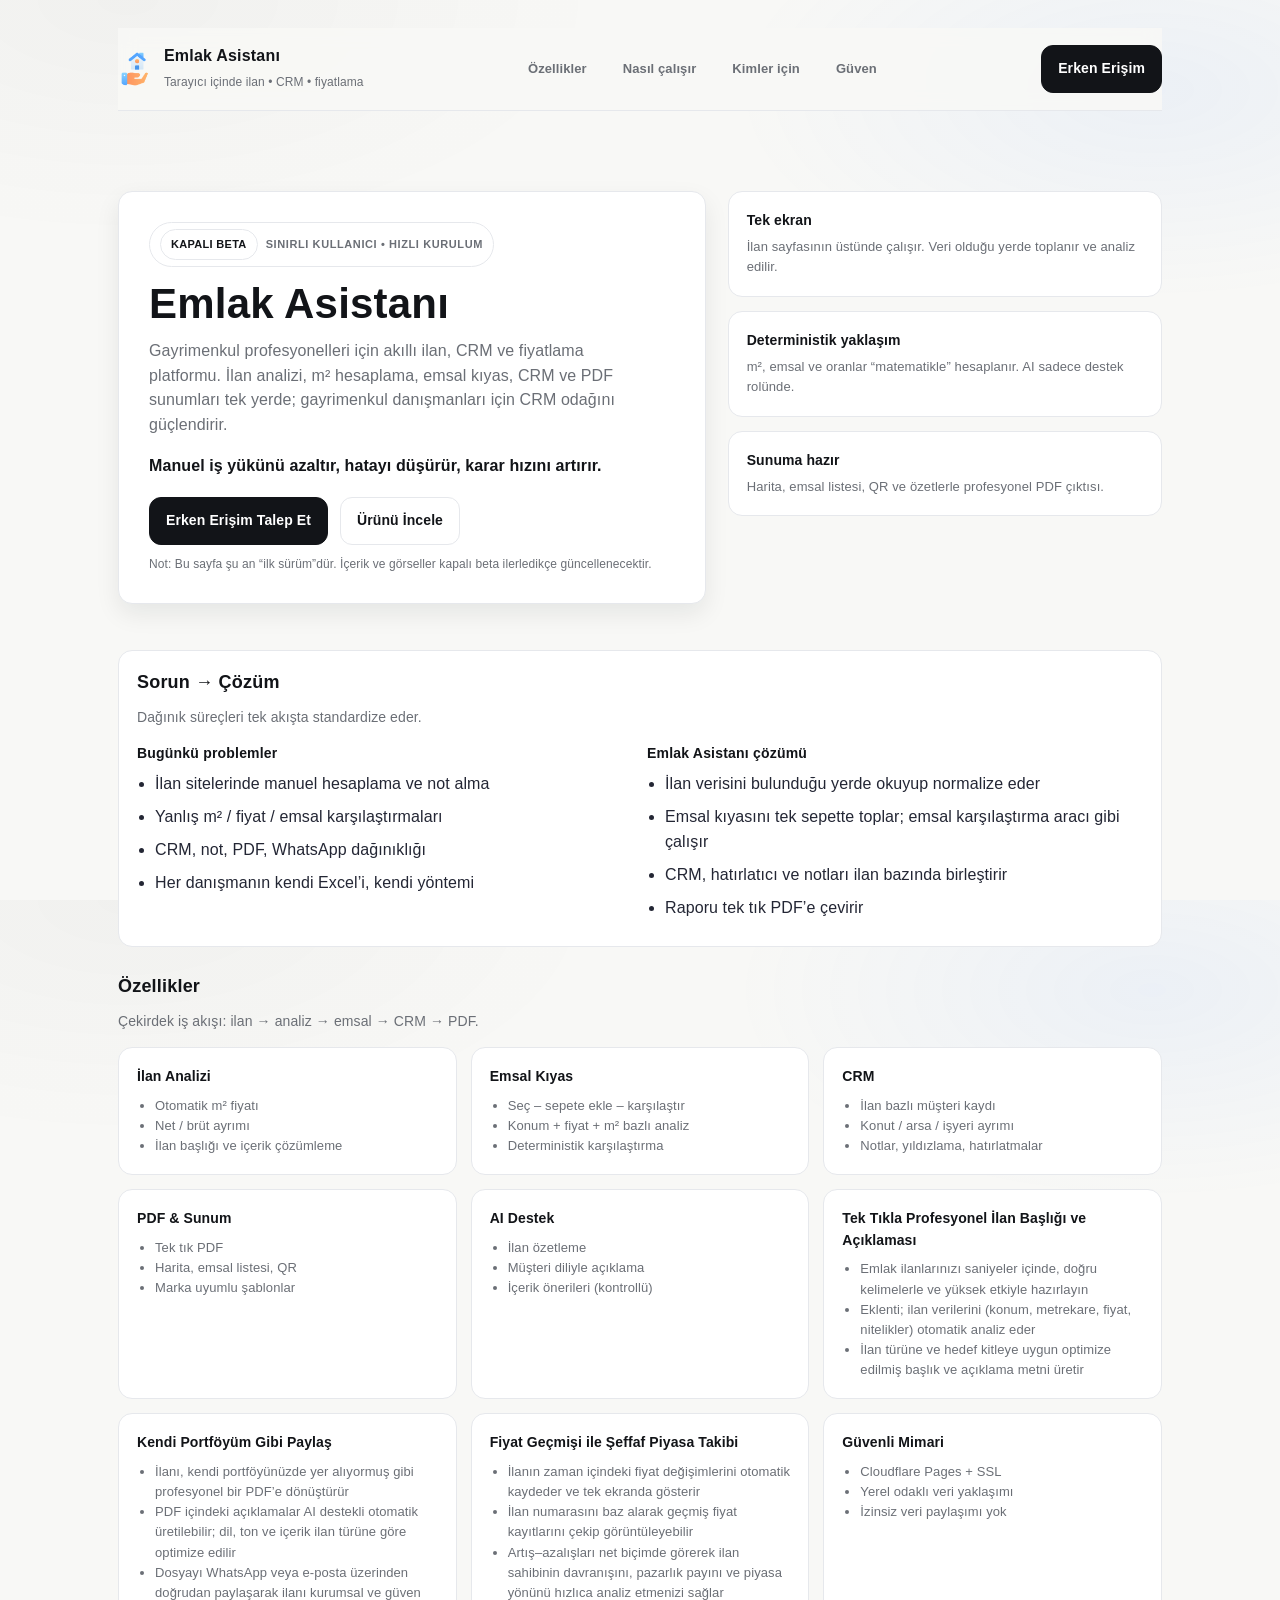
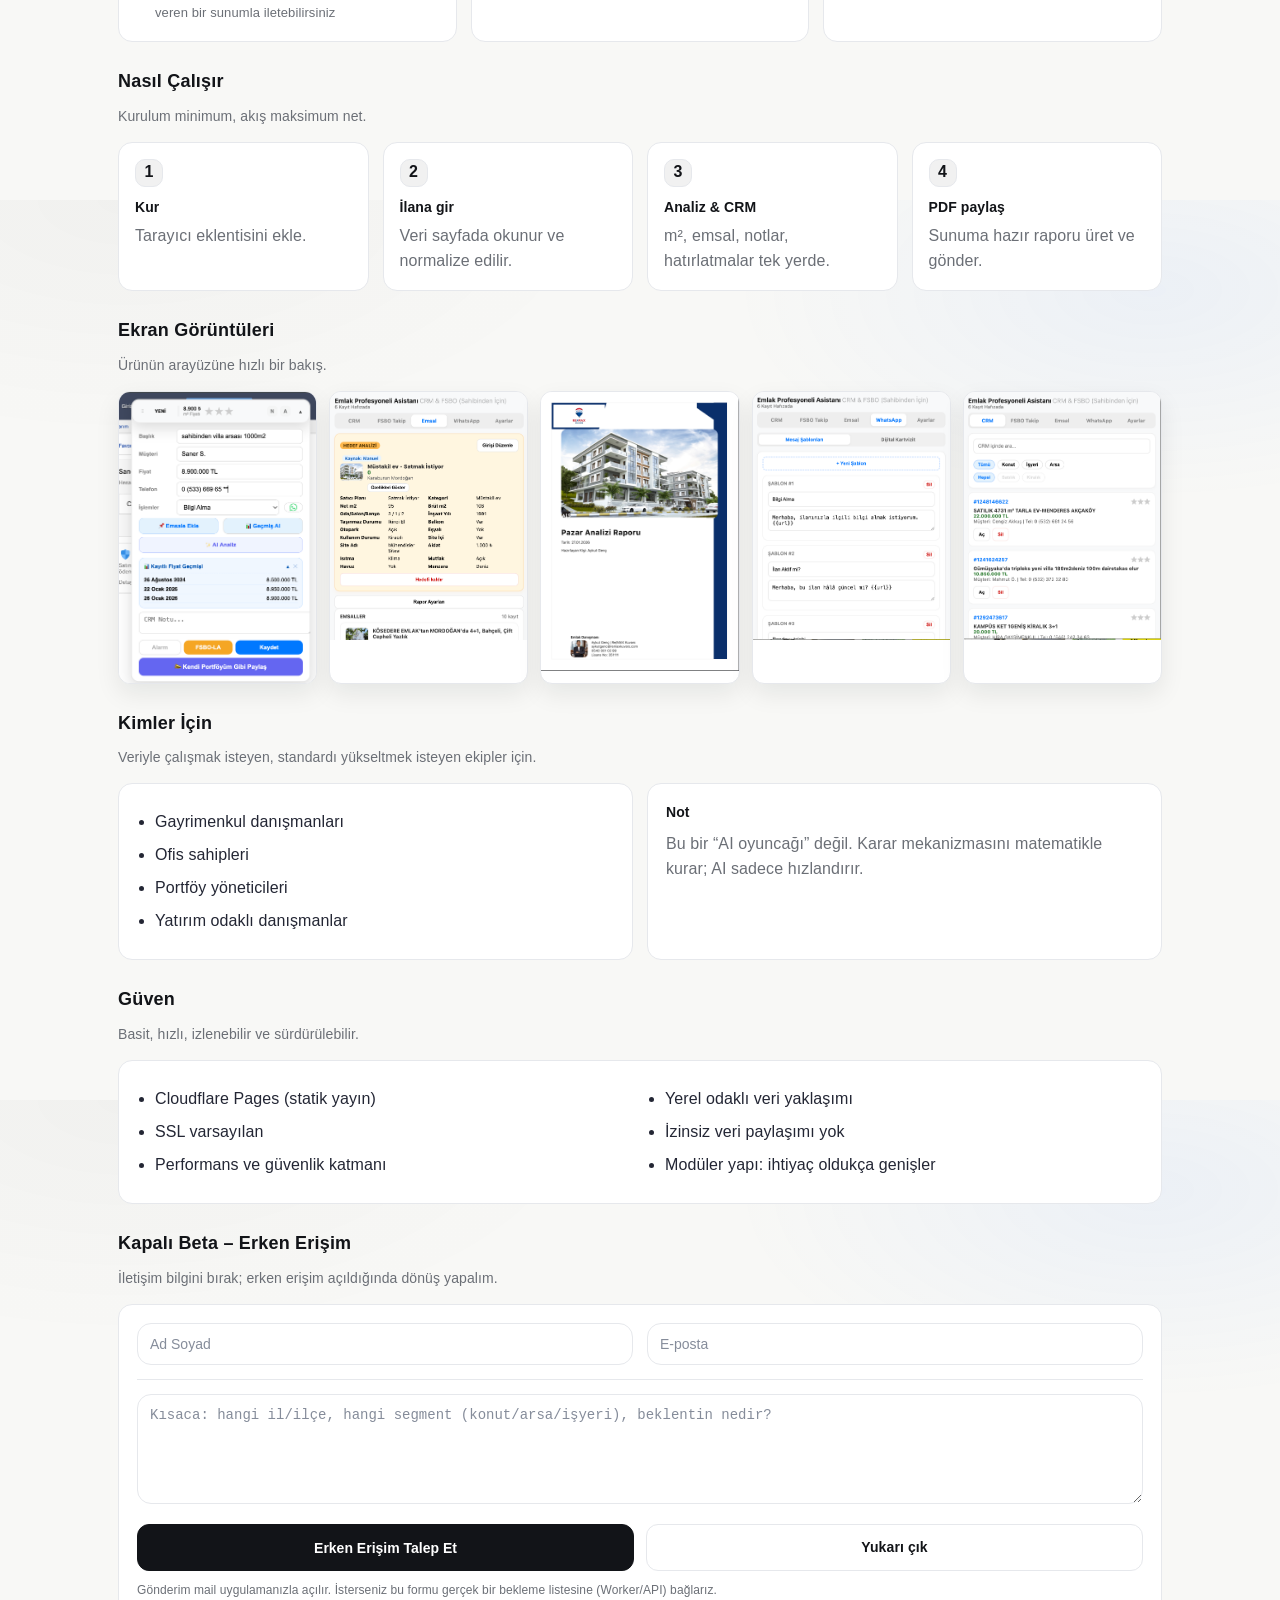
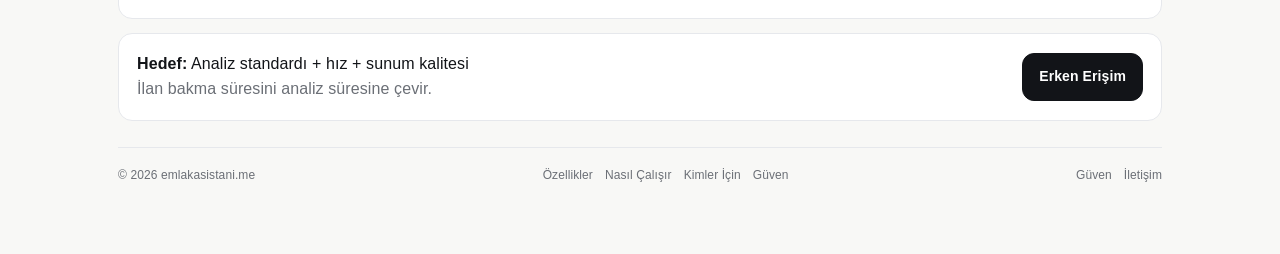
<file: index.html>
<!doctype html>
<html lang="tr">
<head>
  <meta charset="utf-8" />
  <meta name="viewport" content="width=device-width, initial-scale=1" />
  <title>Emlak Asistanı | Gayrimenkul Profesyonelleri için İlan, CRM ve Fiyatlama</title>
  <meta name="description" content="Emlak Asistanı: ilan analizi, m² hesaplama, emsal kıyas, CRM ve PDF sunumları tek yerde. Tarayıcı içinde, hızlı ve veri odaklı." />
  <link rel="canonical" href="https://emlakasistani.me/" />
  <meta name="robots" content="index,follow,max-image-preview:large" />
  <meta name="referrer" content="strict-origin-when-cross-origin" />
  <meta name="format-detection" content="telephone=no" />
  <link rel="alternate" href="https://emlakasistani.me/" hreflang="tr-TR" />
  <link rel="alternate" href="https://emlakasistani.me/" hreflang="x-default" />
  <meta property="og:locale" content="tr_TR" />
  <meta property="og:type" content="website" />
  <meta property="og:site_name" content="Emlak Asistanı" />
  <meta property="og:title" content="Emlak Asistanı | Gayrimenkul Profesyonelleri için İlan, CRM ve Fiyatlama" />
  <meta property="og:description" content="Emlak Asistanı: ilan analizi, m² hesaplama, emsal kıyas, CRM ve PDF sunumları tek yerde. Tarayıcı içinde, hızlı ve veri odaklı." />
  <meta property="og:url" content="https://emlakasistani.me/" />
  <meta property="og:image" content="https://emlakasistani.me/og.svg" />
  <meta property="og:image:type" content="image/svg+xml" />
  <meta property="og:image:width" content="1200" />
  <meta property="og:image:height" content="630" />
  <meta name="twitter:card" content="summary_large_image" />
  <meta name="twitter:title" content="Emlak Asistanı | Gayrimenkul Profesyonelleri için İlan, CRM ve Fiyatlama" />
  <meta name="twitter:description" content="Emlak Asistanı: ilan analizi, m² hesaplama, emsal kıyas, CRM ve PDF sunumları tek yerde. Tarayıcı içinde, hızlı ve veri odaklı." />
  <meta name="twitter:image" content="https://emlakasistani.me/og.svg" />
  <link rel="icon" href="/favicon.svg" type="image/svg+xml" />
  <link rel="icon" href="/favicon.ico" sizes="any" />
  <link rel="apple-touch-icon" href="/apple-touch-icon.svg" />
  <link rel="manifest" href="/site.webmanifest" />
  <meta name="theme-color" content="#f6f7fb" />
  <script type="application/ld+json">
    {
      "@context": "https://schema.org",
      "@type": "SoftwareApplication",
      "name": "Emlak Asistanı",
      "applicationCategory": "BusinessApplication",
      "operatingSystem": "Web",
      "description": "Emlak Asistanı: ilan analizi, m² hesaplama, emsal kıyas, CRM ve PDF sunumları tek yerde. Tarayıcı içinde, hızlı ve veri odaklı.",
      "url": "https://emlakasistani.me/",
      "offers": {
        "@type": "Offer",
        "price": "0",
        "priceCurrency": "TRY"
      },
      "publisher": {
        "@type": "Organization",
        "name": "Emlak Asistanı",
        "url": "https://emlakasistani.me/"
      }
    }
  </script>
  <style>
    :root{
      --bg:#f8f8f6;
      --card:#ffffff;
      --muted:#6b6f76;
      --text:#121418;
      --line:#e6e8ec;
      --accent:#121418;
      --accent2:#2f7afc;
      --shadow:0 10px 24px rgba(18,20,24,.08);
      --radius:14px;
      --max:1080px;
    }
    *{box-sizing:border-box}
    html,body{height:100%}
    body{
      margin:0;
      font-family:"Space Grotesk","Sora","IBM Plex Sans","Helvetica Neue",sans-serif;
      color:var(--text);
      background:
        radial-gradient(800px 400px at 10% 0%, rgba(18,20,24,.03), transparent 60%),
        radial-gradient(700px 350px at 90% 10%, rgba(47,122,252,.06), transparent 60%),
        var(--bg);
      line-height:1.55;
      letter-spacing:.1px;
    }
    a{color:inherit}
    .wrap{max-width:var(--max); margin:0 auto; padding:28px 18px 70px}
    header{
      display:flex; align-items:center; justify-content:space-between; gap:16px;
      position:sticky; top:0; z-index:20;
      padding:16px 0;
      backdrop-filter: blur(8px);
      background: rgba(248,248,246,.86);
      border-bottom:1px solid var(--line);
    }
    .brand{display:flex; align-items:center; gap:12px; text-decoration:none}
    .logo{
      width:34px; height:34px; border-radius:10px;
      background:none;
      box-shadow:none;
    }
    .brand b{letter-spacing:.2px}
    nav{display:flex; gap:14px; align-items:center}
    nav a{
      text-decoration:none; color:var(--muted);
      font-weight:600; font-size:13px;
      padding:8px 10px; border-radius:10px;
      border:1px solid transparent;
    }
    nav a:hover{color:var(--text); border-color:var(--line); background:rgba(18,20,24,.04)}
    .btn{
      display:inline-flex; align-items:center; justify-content:center; gap:8px;
      text-decoration:none; font-weight:800;
      padding:12px 16px; border-radius:12px;
      border:1px solid var(--line);
      background: transparent;
      color:var(--text);
      cursor:pointer;
      transition: transform .15s ease, background .15s ease, border-color .15s ease;
      font-size:14px;
      white-space:nowrap;
    }
    .btn:hover{transform: translateY(-1px); border-color:#cfd3da; background:rgba(18,20,24,.04)}
    .btn.primary{
      background: var(--accent);
      border-color: var(--accent);
      color:#ffffff;
      box-shadow:none;
    }
    .btn.primary:hover{background:#0b0c0f; border-color:#0b0c0f}
    .hero{
      padding:54px 0 28px;
      display:grid; grid-template-columns: 1.15fr .85fr;
      gap:22px; align-items:stretch;
    }
    .hero-card{
      background: var(--card);
      border:1px solid var(--line);
      border-radius:var(--radius);
      box-shadow:var(--shadow);
      padding:30px;
      position:relative;
      overflow:hidden;
    }
    .kicker{
      display:inline-flex; gap:8px; align-items:center;
      font-size:11px; font-weight:800;
      color:var(--text);
      padding:6px 10px; border-radius:999px;
      border:1px solid var(--line);
      background: transparent;
      text-transform:uppercase;
      letter-spacing:.6px;
      margin-bottom:14px;
    }
    h1{margin:0 0 12px; font-size:42px; line-height:1.1; letter-spacing:.2px}
    .sub{margin:0 0 16px; color:var(--muted); font-size:16px; max-width:56ch}
    .value{margin:0 0 18px; font-weight:800; font-size:16px}
    .cta-row{display:flex; gap:12px; flex-wrap:wrap; align-items:center}
    .note{margin:10px 0 0; color:var(--muted); font-size:12px}
    .side{
      display:grid; gap:14px;
      align-content:start;
    }
    .mini{
      background: var(--card);
      border:1px solid var(--line);
      border-radius:var(--radius);
      padding:18px;
    }
    .mini h3{margin:0 0 6px; font-size:14px}
    .mini p{margin:0; color:var(--muted); font-size:13px}
    .grid{
      display:grid;
      grid-template-columns: repeat(12, 1fr);
      gap:14px;
      margin-top:18px;
    }
    section{margin-top:26px}
    .section-title{
      margin:0 0 10px;
      font-size:18px;
      letter-spacing:.2px;
    }
    .section-sub{margin:0 0 14px; color:var(--muted); font-size:14px}
    .panel{
      background: var(--card);
      border:1px solid var(--line);
      border-radius:var(--radius);
      padding:18px;
    }
    .two-col{display:grid; grid-template-columns:1fr 1fr; gap:14px}
    .list{margin:0; padding-left:18px; color:rgba(16,20,35,.92)}
    .list li{margin:8px 0}
    .muted{color:var(--muted)}
    .features{
      grid-column: 1 / -1;
      display:grid;
      grid-template-columns: repeat(3, 1fr);
      gap:14px;
    }
    .feat{
      background: var(--card);
      border:1px solid var(--line);
      border-radius:var(--radius);
      padding:18px;
    }
    .feat h3{margin:0 0 8px; font-size:14px}
    .feat ul{margin:0; padding-left:18px; color:var(--muted); font-size:13px}
    .quote{
      border-left:3px solid var(--accent2);
      padding:14px 14px 14px 16px;
      background: rgba(18,20,24,.03);
      border-radius: 12px;
      margin-top:12px;
      font-weight:900;
    }
    .steps{
      display:grid; grid-template-columns: repeat(4,1fr); gap:14px;
    }
    .step{background: var(--card); border:1px solid var(--line); border-radius:var(--radius); padding:16px}
    .step h3{margin:0; font-size:14px}
    .badge{
      display:inline-flex; align-items:center; justify-content:center;
      width:28px; height:28px; border-radius:10px;
      background: rgba(18,20,24,.06);
      border:1px solid var(--line);
      font-weight:900;
      margin-bottom:10px;
    }
    .cta2{
      display:flex; align-items:center; justify-content:space-between; gap:14px;
      padding:18px;
      background: var(--card);
      border:1px solid var(--line);
      border-radius:var(--radius);
    }
    .shots{
      display:grid;
      grid-template-columns: repeat(5, 1fr);
      gap:12px;
    }
    .shot{
      display:block;
      border:1px solid var(--line);
      border-radius:12px;
      overflow:hidden;
      background:#ffffff;
      box-shadow:var(--shadow);
      transition: transform .15s ease, box-shadow .15s ease, border-color .15s ease;
    }
    .shot:hover{transform: translateY(-2px); border-color:#cfd3da; box-shadow:0 14px 30px rgba(18,20,24,.12)}
    .shot img{
      display:block;
      width:100%;
      height:auto;
    }
    .lightbox{
      position:fixed;
      inset:0;
      background: rgba(10,12,16,.75);
      display:flex;
      align-items:center;
      justify-content:center;
      padding:24px;
      opacity:0;
      pointer-events:none;
      transition: opacity .2s ease;
      z-index:999;
    }
    .lightbox:target{
      opacity:1;
      pointer-events:auto;
    }
    .lightbox figure{
      margin:0;
      max-width: min(1100px, 94vw);
      max-height: 80vh;
      background:#ffffff;
      border-radius:14px;
      overflow:hidden;
      border:1px solid var(--line);
      box-shadow:0 20px 60px rgba(0,0,0,.35);
      position:relative;
    }
    .lightbox img{
      display:block;
      width:100%;
      height:auto;
      max-height:80vh;
      object-fit:contain;
      background:#ffffff;
    }
    .lightbox .close{
      position:absolute;
      top:10px;
      right:10px;
      width:34px;
      height:34px;
      border-radius:999px;
      background:#ffffff;
      border:1px solid var(--line);
      color:var(--text);
      text-decoration:none;
      font-weight:800;
      display:inline-flex;
      align-items:center;
      justify-content:center;
      box-shadow:0 6px 16px rgba(0,0,0,.15);
    }
    footer{
      margin-top:26px;
      padding-top:18px;
      border-top:1px solid var(--line);
      display:flex; flex-wrap:wrap; gap:10px; align-items:center; justify-content:space-between;
      color:var(--muted);
      font-size:12px;
    }
    .links{display:flex; gap:12px; flex-wrap:wrap}
    .links a{color:var(--muted); text-decoration:none}
    .links a:hover{color:var(--text)}
    .small{font-size:12px; color:var(--muted)}
    .pill{
      display:inline-flex; align-items:center; gap:8px;
      padding:6px 10px; border-radius:999px;
      border:1px solid var(--line);
      background: #ffffff;
      color:var(--text);
      font-size:11px; font-weight:800;
      letter-spacing:.3px;
    }
    .panel h3{margin:0; font-size:14px}
    .divider{height:1px; background:var(--line); margin:14px 0}
    .contact{
      display:grid; grid-template-columns: 1fr 1fr; gap:14px;
    }
    .input{
      width:100%;
      padding:12px 12px;
      border-radius:14px;
      border:1px solid var(--line);
      background: #ffffff;
      color:var(--text);
      outline:none;
      font-size:14px;
    }
    .input::placeholder{color:rgba(92,101,120,.75)}
    .form-row{display:flex; gap:12px; flex-wrap:wrap}
    .form-row > *{flex:1}
    .msg{
      min-height:110px;
      resize:vertical;
    }
    @media (max-width: 980px){
      .hero{grid-template-columns:1fr; padding-top:28px}
      .features{grid-template-columns:1fr}
      .two-col{grid-template-columns:1fr}
      .steps{grid-template-columns:1fr 1fr}
      .shots{grid-template-columns: repeat(2, 1fr)}
      .contact{grid-template-columns:1fr}
      header{position:relative}
      nav{display:none}
      h1{font-size:34px}
    }
    @media (max-width: 560px){
      .shots{grid-template-columns:1fr}
    }
  </style>
</head>

<body>
  <div class="wrap">
    <header>
      <a class="brand" href="#top" aria-label="Emlak Asistanı">
        <img class="logo" src="/favicon.ico" alt="Emlak Asistanı logosu" width="34" height="34" />
        <div>
          <b>Emlak Asistanı</b><br />
          <span class="small">Tarayıcı içinde ilan • CRM • fiyatlama</span>
        </div>
      </a>

      <nav aria-label="Ana Navigasyon">
        <a href="#ozellikler">Özellikler</a>
        <a href="#nasil-calisir">Nasıl çalışır</a>
        <a href="#kimler-icin">Kimler için</a>
        <a href="#guven">Güven</a>
      </nav>

      <a class="btn primary" href="#erken-erisim" aria-label="Emlak Asistanı erken erişim talebi">Erken Erişim</a>
    </header>

    <main id="top">
      <section class="hero">
        <div class="hero-card">
          <div class="kicker">
            <span class="pill">Kapalı Beta</span>
            <span class="muted">Sınırlı kullanıcı • Hızlı kurulum</span>
          </div>

          <h1>Emlak Asistanı</h1>
          <p class="sub">
            Gayrimenkul profesyonelleri için akıllı ilan, CRM ve fiyatlama platformu.
            İlan analizi, m² hesaplama, emsal kıyas, CRM ve PDF sunumları tek yerde; gayrimenkul danışmanları için CRM odağını güçlendirir.
          </p>

          <p class="value">Manuel iş yükünü azaltır, hatayı düşürür, karar hızını artırır.</p>

          <div class="cta-row">
            <a class="btn primary" href="#erken-erisim" aria-label="Emlak Asistanı erken erişim talebi">Erken Erişim Talep Et</a>
            <a class="btn" href="#ozellikler">Ürünü İncele</a>
          </div>
          <p class="note">Not: Bu sayfa şu an “ilk sürüm”dür. İçerik ve görseller kapalı beta ilerledikçe güncellenecektir.</p>
        </div>

        <aside class="side" aria-label="Hızlı özet">
          <div class="mini">
            <h3>Tek ekran</h3>
            <p>İlan sayfasının üstünde çalışır. Veri olduğu yerde toplanır ve analiz edilir.</p>
          </div>
          <div class="mini">
            <h3>Deterministik yaklaşım</h3>
            <p>m², emsal ve oranlar “matematikle” hesaplanır. AI sadece destek rolünde.</p>
          </div>
          <div class="mini">
            <h3>Sunuma hazır</h3>
            <p>Harita, emsal listesi, QR ve özetlerle profesyonel PDF çıktısı.</p>
          </div>
        </aside>
      </section>

      <section class="grid" id="problem-cozum">
        <div class="panel" style="grid-column: 1 / -1;">
          <h2 class="section-title">Sorun → Çözüm</h2>
          <p class="section-sub">Dağınık süreçleri tek akışta standardize eder.</p>

          <div class="two-col">
            <div>
              <h3 class="section-title" style="font-size:14px; margin-top:0;">Bugünkü problemler</h3>
              <ul class="list">
                <li>İlan sitelerinde manuel hesaplama ve not alma</li>
                <li>Yanlış m² / fiyat / emsal karşılaştırmaları</li>
                <li>CRM, not, PDF, WhatsApp dağınıklığı</li>
                <li>Her danışmanın kendi Excel’i, kendi yöntemi</li>
              </ul>
            </div>
            <div>
              <h3 class="section-title" style="font-size:14px; margin-top:0;">Emlak Asistanı çözümü</h3>
              <ul class="list">
                <li>İlan verisini bulunduğu yerde okuyup normalize eder</li>
                <li>Emsal kıyasını tek sepette toplar; emsal karşılaştırma aracı gibi çalışır</li>
                <li>CRM, hatırlatıcı ve notları ilan bazında birleştirir</li>
                <li>Raporu tek tık PDF’e çevirir</li>
              </ul>
            </div>
          </div>
        </div>
      </section>

      <section id="ozellikler">
        <h2 class="section-title">Özellikler</h2>
        <p class="section-sub">Çekirdek iş akışı: ilan → analiz → emsal → CRM → PDF.</p>

        <div class="features">
          <div class="feat">
            <h3>İlan Analizi</h3>
            <ul>
              <li>Otomatik m² fiyatı</li>
              <li>Net / brüt ayrımı</li>
              <li>İlan başlığı ve içerik çözümleme</li>
            </ul>
          </div>

          <div class="feat">
            <h3>Emsal Kıyas</h3>
            <ul>
              <li>Seç – sepete ekle – karşılaştır</li>
              <li>Konum + fiyat + m² bazlı analiz</li>
              <li>Deterministik karşılaştırma</li>
            </ul>
          </div>

          <div class="feat">
            <h3>CRM</h3>
            <ul>
              <li>İlan bazlı müşteri kaydı</li>
              <li>Konut / arsa / işyeri ayrımı</li>
              <li>Notlar, yıldızlama, hatırlatmalar</li>
            </ul>
          </div>

          <div class="feat">
            <h3>PDF & Sunum</h3>
            <ul>
              <li>Tek tık PDF</li>
              <li>Harita, emsal listesi, QR</li>
              <li>Marka uyumlu şablonlar</li>
            </ul>
          </div>

          <div class="feat">
            <h3>AI Destek</h3>
            <ul>
              <li>İlan özetleme</li>
              <li>Müşteri diliyle açıklama</li>
              <li>İçerik önerileri (kontrollü)</li>
            </ul>
          </div>

          <div class="feat">
            <h3>Tek Tıkla Profesyonel İlan Başlığı ve Açıklaması</h3>
            <ul>
              <li>Emlak ilanlarınızı saniyeler içinde, doğru kelimelerle ve yüksek etkiyle hazırlayın</li>
              <li>Eklenti; ilan verilerini (konum, metrekare, fiyat, nitelikler) otomatik analiz eder</li>
              <li>İlan türüne ve hedef kitleye uygun optimize edilmiş başlık ve açıklama metni üretir</li>
            </ul>
          </div>

          <div class="feat">
            <h3>Kendi Portföyüm Gibi Paylaş</h3>
            <ul>
              <li>İlanı, kendi portföyünüzde yer alıyormuş gibi profesyonel bir PDF’e dönüştürür</li>
              <li>PDF içindeki açıklamalar AI destekli otomatik üretilebilir; dil, ton ve içerik ilan türüne göre optimize edilir</li>
              <li>Dosyayı WhatsApp veya e-posta üzerinden doğrudan paylaşarak ilanı kurumsal ve güven veren bir sunumla iletebilirsiniz</li>
            </ul>
          </div>

          <div class="feat">
            <h3>Fiyat Geçmişi ile Şeffaf Piyasa Takibi</h3>
            <ul>
              <li>İlanın zaman içindeki fiyat değişimlerini otomatik kaydeder ve tek ekranda gösterir</li>
              <li>İlan numarasını baz alarak geçmiş fiyat kayıtlarını çekip görüntüleyebilir</li>
              <li>Artış–azalışları net biçimde görerek ilan sahibinin davranışını, pazarlık payını ve piyasa yönünü hızlıca analiz etmenizi sağlar</li>
            </ul>
          </div>

          <div class="feat">
            <h3>Güvenli Mimari</h3>
            <ul>
              <li>Cloudflare Pages + SSL</li>
              <li>Yerel odaklı veri yaklaşımı</li>
              <li>İzinsiz veri paylaşımı yok</li>
            </ul>
          </div>
        </div>
      </section>

      <section id="nasil-calisir">
        <h2 class="section-title">Nasıl Çalışır</h2>
        <p class="section-sub">Kurulum minimum, akış maksimum net.</p>

        <div class="steps">
          <div class="step">
            <div class="badge">1</div>
            <h3>Kur</h3>
            <p class="muted" style="margin:6px 0 0;">Tarayıcı eklentisini ekle.</p>
          </div>
          <div class="step">
            <div class="badge">2</div>
            <h3>İlana gir</h3>
            <p class="muted" style="margin:6px 0 0;">Veri sayfada okunur ve normalize edilir.</p>
          </div>
          <div class="step">
            <div class="badge">3</div>
            <h3>Analiz & CRM</h3>
            <p class="muted" style="margin:6px 0 0;">m², emsal, notlar, hatırlatmalar tek yerde.</p>
          </div>
          <div class="step">
            <div class="badge">4</div>
            <h3>PDF paylaş</h3>
            <p class="muted" style="margin:6px 0 0;">Sunuma hazır raporu üret ve gönder.</p>
          </div>
        </div>
      </section>

      <section id="ekran-goruntuleri">
        <h2 class="section-title">Ekran Görüntüleri</h2>
        <p class="section-sub">Ürünün arayüzüne hızlı bir bakış.</p>

        <div class="shots" aria-label="Ekran görüntüleri galerisi">
          <a class="shot" href="#shot-1">
            <img src="01.png" alt="Ekran görüntüsü 01" loading="lazy" decoding="async" />
          </a>
          <a class="shot" href="#shot-2">
            <img src="02.png" alt="Ekran görüntüsü 02" loading="lazy" decoding="async" />
          </a>
          <a class="shot" href="#shot-3">
            <img src="03.png" alt="Ekran görüntüsü 03" loading="lazy" decoding="async" />
          </a>
          <a class="shot" href="#shot-4">
            <img src="04.png" alt="Ekran görüntüsü 04" loading="lazy" decoding="async" />
          </a>
          <a class="shot" href="#shot-5">
            <img src="05.png" alt="Ekran görüntüsü 05" loading="lazy" decoding="async" />
          </a>
        </div>
      </section>

      <section id="kimler-icin">
        <h2 class="section-title">Kimler İçin</h2>
        <p class="section-sub">Veriyle çalışmak isteyen, standardı yükseltmek isteyen ekipler için.</p>

        <div class="two-col">
          <div class="panel">
            <ul class="list" style="margin:0;">
              <li>Gayrimenkul danışmanları</li>
              <li>Ofis sahipleri</li>
              <li>Portföy yöneticileri</li>
              <li>Yatırım odaklı danışmanlar</li>
            </ul>
          </div>
          <div class="panel">
            <h3>Not</h3>
            <p class="muted" style="margin:8px 0 0;">
              Bu bir “AI oyuncağı” değil. Karar mekanizmasını matematikle kurar; AI sadece hızlandırır.
            </p>
          </div>
        </div>
      </section>

      <section id="guven">
        <h2 class="section-title">Güven</h2>
        <p class="section-sub">Basit, hızlı, izlenebilir ve sürdürülebilir.</p>

        <div class="panel">
          <div class="two-col">
            <div>
              <ul class="list" style="margin:0;">
                <li>Cloudflare Pages (statik yayın)</li>
                <li>SSL varsayılan</li>
                <li>Performans ve güvenlik katmanı</li>
              </ul>
            </div>
            <div>
              <ul class="list" style="margin:0;">
                <li>Yerel odaklı veri yaklaşımı</li>
                <li>İzinsiz veri paylaşımı yok</li>
                <li>Modüler yapı: ihtiyaç oldukça genişler</li>
              </ul>
            </div>
          </div>
        </div>
      </section>

      <section id="erken-erisim">
        <h2 class="section-title">Kapalı Beta – Erken Erişim</h2>
        <p class="section-sub">İletişim bilgini bırak; erken erişim açıldığında dönüş yapalım.</p>

        <!-- Basit form: şimdilik mailto. İstersen sonra gerçek waitlist endpoint'e bağlarız. -->
        <div class="panel">
          <form action="mailto:info@emlakasistani.me" method="post" enctype="text/plain">
            <div class="contact">
              <input class="input" name="name" placeholder="Ad Soyad" />
              <input class="input" name="email" placeholder="E-posta" />
            </div>
            <div class="divider"></div>
            <textarea class="input msg" name="message" placeholder="Kısaca: hangi il/ilçe, hangi segment (konut/arsa/işyeri), beklentin nedir?"></textarea>
            <div class="form-row" style="margin-top:12px;">
              <button class="btn primary" type="submit" aria-label="Emlak Asistanı erken erişim talebi">Erken Erişim Talep Et</button>
              <a class="btn" href="#top">Yukarı çık</a>
            </div>
            <p class="note">Gönderim mail uygulamanızla açılır. İsterseniz bu formu gerçek bir bekleme listesine (Worker/API) bağlarız.</p>
          </form>
        </div>

        <div class="cta2" style="margin-top:14px;">
          <div>
            <b>Hedef:</b> Analiz standardı + hız + sunum kalitesi<br />
            <span class="muted">İlan bakma süresini analiz süresine çevir.</span>
          </div>
          <a class="btn primary" href="#erken-erisim" aria-label="Emlak Asistanı erken erişim talebi">Erken Erişim</a>
        </div>
      </section>
    </main>

    <footer>
      <div>© <span id="y"></span> emlakasistani.me</div>
      <div class="links" aria-label="Hızlı Linkler">
        <a href="#ozellikler">Özellikler</a>
        <a href="#nasil-calisir">Nasıl Çalışır</a>
        <a href="#kimler-icin">Kimler İçin</a>
        <a href="#guven">Güven</a>
      </div>
      <div class="links">
        <a href="#guven">Güven</a>
        <a href="#erken-erisim">İletişim</a>
      </div>
    </footer>
  </div>

  <div class="lightbox" id="shot-1">
    <a class="close" href="#ekran-goruntuleri" aria-label="Kapat">✕</a>
    <figure>
      <img src="01.png" alt="Ekran görüntüsü 01 büyük görünüm" loading="eager" decoding="async" />
    </figure>
  </div>
  <div class="lightbox" id="shot-2">
    <a class="close" href="#ekran-goruntuleri" aria-label="Kapat">✕</a>
    <figure>
      <img src="02.png" alt="Ekran görüntüsü 02 büyük görünüm" loading="eager" decoding="async" />
    </figure>
  </div>
  <div class="lightbox" id="shot-3">
    <a class="close" href="#ekran-goruntuleri" aria-label="Kapat">✕</a>
    <figure>
      <img src="03.png" alt="Ekran görüntüsü 03 büyük görünüm" loading="eager" decoding="async" />
    </figure>
  </div>
  <div class="lightbox" id="shot-4">
    <a class="close" href="#ekran-goruntuleri" aria-label="Kapat">✕</a>
    <figure>
      <img src="04.png" alt="Ekran görüntüsü 04 büyük görünüm" loading="eager" decoding="async" />
    </figure>
  </div>
  <div class="lightbox" id="shot-5">
    <a class="close" href="#ekran-goruntuleri" aria-label="Kapat">✕</a>
    <figure>
      <img src="05.png" alt="Ekran görüntüsü 05 büyük görünüm" loading="eager" decoding="async" />
    </figure>
  </div>

  <script>
    document.getElementById("y").textContent = new Date().getFullYear();
  </script>
  <noscript>
    <p>Emlak Asistanı, gayrimenkul profesyonelleri için ilan analizi, emsal karşılaştırma ve CRM aracıdır.</p>
  </noscript>
</body>
</html>
</file>
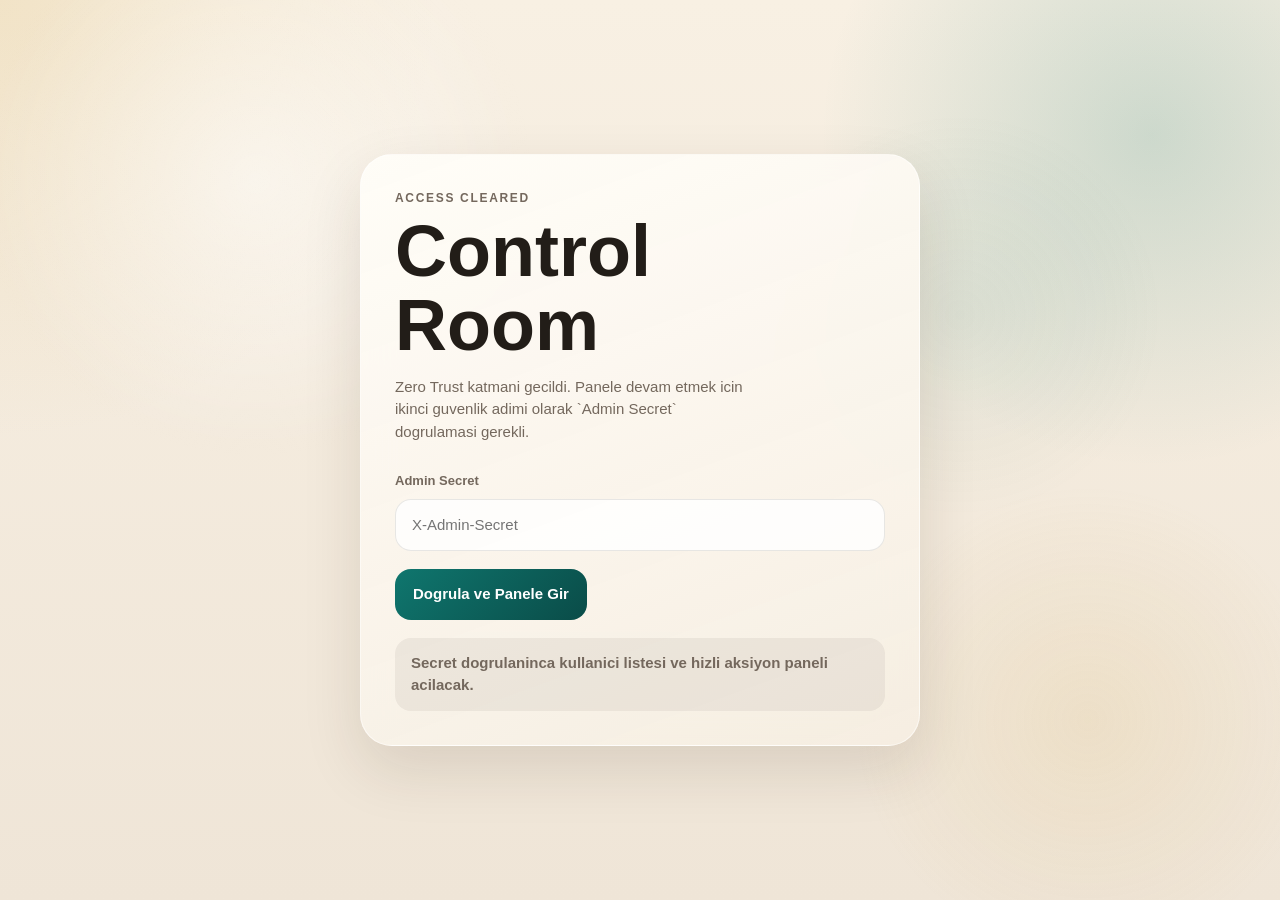
<file: admin/index.html>
<!doctype html>
<html lang="tr">
<head>
  <meta charset="UTF-8">
  <meta name="viewport" content="width=device-width, initial-scale=1">
  <title>Emlak Asistani Admin</title>
  <link rel="stylesheet" href="./app.css">
</head>
<body>
  <div class="admin-app">
    <div class="admin-stage"></div>

    <section id="authGate" class="gate-shell">
      <div class="gate-panel">
        <div class="gate-top">
          <p class="gate-kicker">Access Cleared</p>
          <h1>Control Room</h1>
          <p class="gate-copy">Zero Trust katmani gecildi. Panele devam etmek icin ikinci guvenlik adimi olarak `Admin Secret` dogrulamasi gerekli.</p>
        </div>

        <form id="authForm" class="gate-form">
          <label class="gate-field">
            <span>Admin Secret</span>
            <input id="adminSecret" name="adminSecret" type="password" placeholder="X-Admin-Secret" autocomplete="current-password" spellcheck="false">
          </label>
          <div class="gate-actions">
            <button class="gate-btn gate-btn-primary" id="authSubmitBtn" type="submit">Dogrula ve Panele Gir</button>
          </div>
        </form>

        <div id="authStatus" class="gate-status">Secret dogrulaninca kullanici listesi ve hizli aksiyon paneli acilacak.</div>
      </div>
    </section>

    <div id="adminShell" class="shell" hidden>
      <header class="hero">
        <div class="hero-copy">
          <p class="hero-kicker">Admin Panel</p>
          <h1>User List</h1>
          <p class="hero-subtitle">Uyelik operasyonlari, sifre sifirlama ve destek akislarini tek listede hizlandiran operator arayuzu.</p>
          <div class="hero-pills">
            <span class="hero-pill">Zero Trust Protected</span>
            <span class="hero-pill">Manual Support Flow</span>
            <span class="hero-pill">Cloud Worker API</span>
          </div>
        </div>

        <div class="hero-side">
          <div class="hero-session">
            <span class="hero-session-label">Session</span>
            <strong>Admin Secret Active</strong>
          </div>
          <div class="hero-links">
            <a class="hero-link" href="/">Ana siteye don</a>
            <button class="hero-link hero-link-button" id="lockPanelBtn" type="button">Kilitle</button>
          </div>
        </div>
      </header>

      <main class="layout">
        <section class="panel panel-main">
          <div class="panel-head panel-head-spread">
            <div>
              <p class="panel-kicker">Operators</p>
              <h2>Search And Filter</h2>
            </div>
            <button class="ghost-btn" id="refreshUsersBtn" type="button">Listeyi Yenile</button>
          </div>

          <form id="searchForm" class="toolbar">
            <label class="toolbar-search">
              <span class="sr-only">Arama</span>
              <input id="searchQuery" name="searchQuery" type="text" placeholder="Email, userId veya ad soyad ara">
            </label>
            <label class="toolbar-select">
              <span>Plan</span>
              <select id="planFilter" name="planFilter">
                <option value="all">Tum planlar</option>
                <option value="free">Free</option>
                <option value="pro">Pro</option>
                <option value="enterprise">Enterprise</option>
              </select>
            </label>
            <label class="toolbar-select">
              <span>Durum</span>
              <select id="statusFilter" name="statusFilter">
                <option value="all">Tum durumlar</option>
                <option value="active">Aktif</option>
                <option value="trialing">Trial</option>
                <option value="past_due">Gecikmis</option>
                <option value="cancelled">Iptal</option>
              </select>
            </label>
            <button class="primary-btn" type="submit">Listele</button>
          </form>

          <div class="list-head">
            <div>
              <p class="panel-kicker">Roster</p>
              <h2>Kullanici Listesi</h2>
            </div>
            <div id="userCountBadge" class="metric-chip">0 kullanici</div>
          </div>

          <div id="userListEmpty" class="empty-state">
            Secret dogrulamasindan sonra kullanici listesi burada gorunecek.
          </div>

          <div id="userList" class="user-list" hidden></div>
        </section>

        <aside class="sidebar">
          <section class="panel detail-panel">
            <div class="panel-head">
              <div>
                <p class="panel-kicker">Selected User</p>
                <h2>Detay Drawer</h2>
              </div>
              <span id="selectedPlanBadge" class="plan-pill plan-pill-muted">Hazir</span>
            </div>

            <div id="detailEmpty" class="empty-state">
              Listeden bir kullanici secildiginde detaylar, plan bilgisi ve destek aksiyonlari burada acilacak.
            </div>

            <div id="detailCard" class="detail-card" hidden>
              <div class="detail-top">
                <div>
                  <h3 id="detailName">-</h3>
                  <p id="detailEmail" class="detail-email">-</p>
                </div>
              </div>

              <dl class="detail-grid">
                <div><dt>User ID</dt><dd id="detailUserId">-</dd></div>
                <div><dt>Telefon</dt><dd id="detailPhone">-</dd></div>
                <div><dt>Plan</dt><dd id="detailPlan">-</dd></div>
                <div><dt>Durum</dt><dd id="detailStatus">-</dd></div>
                <div><dt>Bitis</dt><dd id="detailEndsAt">-</dd></div>
                <div><dt>Kalan</dt><dd id="detailRemainingDays">-</dd></div>
                <div><dt>Son Giris</dt><dd id="detailLastLogin">-</dd></div>
                <div><dt>Kayit</dt><dd id="detailCreatedAt">-</dd></div>
              </dl>

              <div class="detail-section">
                <p class="panel-kicker">Quick Actions</p>
                <div class="detail-actions">
                  <button class="secondary-btn" id="detailProBtn" type="button">Pro Ver</button>
                  <button class="secondary-btn" id="detailEnterpriseBtn" type="button">Enterprise Ver</button>
                  <button class="secondary-btn secondary-btn-danger" id="detailFreeBtn" type="button">Free Yap</button>
                  <button class="secondary-btn" id="detailPasswordBtn" type="button">Sifre Sifirla</button>
                </div>
              </div>
            </div>
          </section>

          <section class="panel meta-panel">
            <div class="panel-head">
              <div>
                <p class="panel-kicker">System Switch</p>
                <h2>AI Status</h2>
              </div>
              <span id="aiStateBadge" class="plan-pill plan-pill-muted">Bilinmiyor</span>
            </div>
            <div class="meta-inline">
              <div>
                <p class="meta-label">Mevcut Durum</p>
                <strong id="aiEnabledValue">Kontrol edilmedi</strong>
              </div>
              <div class="detail-actions">
                <button class="ghost-btn" id="refreshAiBtn" type="button">Oku</button>
                <button class="primary-btn" id="toggleAiBtn" type="button">Degistir</button>
              </div>
            </div>
          </section>

          <section class="panel status-panel">
            <div class="panel-head">
              <div>
                <p class="panel-kicker">Operator Feed</p>
                <h2>Durum</h2>
              </div>
            </div>
            <div id="statusBox" class="status-box status-neutral">Panel yeni bilgi mimarisi ile hazirlaniyor.</div>
          </section>
        </aside>
      </main>
    </div>

    <div id="modalBackdrop" class="modal-backdrop" hidden>
      <section class="modal-card">
        <div class="panel-head">
          <div>
            <p id="modalKicker" class="panel-kicker">Aksiyon</p>
            <h2 id="modalTitle">Islem</h2>
          </div>
          <button class="icon-btn" id="modalCloseBtn" type="button" aria-label="Kapat">×</button>
        </div>
        <p id="modalDescription" class="modal-copy"></p>
        <form id="modalForm" class="modal-form">
          <div id="modalFields"></div>
          <div class="modal-actions">
            <button class="ghost-btn" id="modalCancelBtn" type="button">Iptal</button>
            <button class="primary-btn" id="modalSubmitBtn" type="submit">Kaydet</button>
          </div>
        </form>
      </section>
    </div>
  </div>

  <script src="./app.js"></script>
</body>
</html>
</file>
<file: admin/app.css>
:root {
  --bg: #f2eadf;
  --surface: rgba(255, 250, 243, 0.86);
  --surface-strong: #fffdf8;
  --surface-ink: #241f1b;
  --text: #221d18;
  --muted: #74685d;
  --line: rgba(36, 31, 27, 0.1);
  --accent: #0f766e;
  --accent-strong: #0a4c48;
  --accent-soft: rgba(15, 118, 110, 0.12);
  --gold: #d4a948;
  --danger: #bb4d3e;
  --danger-soft: rgba(187, 77, 62, 0.12);
  --success: #156f51;
  --shadow: 0 24px 60px rgba(50, 34, 20, 0.12);
  --radius-xl: 28px;
  --radius-lg: 22px;
  --radius-md: 16px;
}

* {
  box-sizing: border-box;
}

[hidden] {
  display: none !important;
}

html,
body {
  margin: 0;
  min-height: 100%;
}

body {
  color: var(--text);
  font: 15px/1.5 "Space Grotesk", "Sora", "Segoe UI", sans-serif;
  background:
    radial-gradient(circle at top left, rgba(212, 169, 72, 0.18), transparent 28%),
    radial-gradient(circle at 90% 15%, rgba(15, 118, 110, 0.18), transparent 24%),
    linear-gradient(180deg, #f8f0e3 0%, #efe5d7 100%);
}

button,
input,
select,
textarea {
  font: inherit;
}

.admin-app {
  position: relative;
  min-height: 100vh;
  overflow: hidden;
}

.admin-stage {
  position: fixed;
  inset: 0;
  pointer-events: none;
  background:
    radial-gradient(circle at 20% 20%, rgba(255, 255, 255, 0.5), transparent 22%),
    radial-gradient(circle at 75% 35%, rgba(15, 118, 110, 0.08), transparent 18%),
    radial-gradient(circle at 85% 80%, rgba(212, 169, 72, 0.12), transparent 18%);
}

.gate-shell {
  position: relative;
  min-height: 100vh;
  display: grid;
  place-items: center;
  padding: 32px 20px;
}

.gate-panel {
  width: min(560px, 100%);
  padding: 34px;
  border: 1px solid rgba(255, 255, 255, 0.55);
  border-radius: 32px;
  background:
    linear-gradient(160deg, rgba(255, 253, 248, 0.96) 0%, rgba(246, 238, 226, 0.92) 100%);
  box-shadow: var(--shadow);
  backdrop-filter: blur(18px);
}

.gate-kicker,
.hero-kicker,
.panel-kicker,
.meta-label {
  margin: 0 0 8px;
  color: var(--muted);
  font-size: 12px;
  font-weight: 800;
  letter-spacing: 0.14em;
  text-transform: uppercase;
}

.gate-top h1,
.hero h1,
.panel-head h2,
.list-head h2,
.detail-top h3 {
  margin: 0;
  line-height: 1.02;
}

.gate-top h1 {
  font-size: clamp(42px, 8vw, 72px);
  max-width: 9ch;
}

.gate-copy {
  margin: 14px 0 0;
  color: var(--muted);
  max-width: 42ch;
}

.gate-form,
.modal-form {
  display: grid;
  gap: 18px;
  margin-top: 28px;
}

.gate-field,
.toolbar-select {
  display: grid;
  gap: 8px;
}

.gate-field span,
.toolbar-select span {
  color: var(--muted);
  font-size: 13px;
  font-weight: 700;
}

input,
select,
textarea {
  width: 100%;
  padding: 14px 16px;
  border-radius: 16px;
  border: 1px solid var(--line);
  background: rgba(255, 255, 255, 0.82);
  color: var(--text);
  outline: none;
  transition: 160ms ease;
}

input:focus,
select:focus,
textarea:focus {
  border-color: rgba(15, 118, 110, 0.4);
  box-shadow: 0 0 0 4px rgba(15, 118, 110, 0.12);
}

.gate-actions,
.detail-actions,
.modal-actions {
  display: flex;
  flex-wrap: wrap;
  gap: 10px;
}

.gate-btn,
.primary-btn,
.secondary-btn,
.ghost-btn,
.hero-link,
.icon-btn {
  border: 0;
  border-radius: 16px;
  cursor: pointer;
  transition: transform 160ms ease, opacity 160ms ease, background 160ms ease;
}

.gate-btn:hover,
.primary-btn:hover,
.secondary-btn:hover,
.ghost-btn:hover,
.hero-link:hover,
.icon-btn:hover {
  transform: translateY(-1px);
}

.gate-btn-primary,
.primary-btn {
  padding: 14px 18px;
  color: #fff;
  font-weight: 800;
  background: linear-gradient(135deg, var(--accent) 0%, var(--accent-strong) 100%);
}

.ghost-btn,
.secondary-btn,
.hero-link,
.hero-link-button {
  padding: 12px 14px;
  color: var(--text);
  font-weight: 800;
  background: rgba(255, 255, 255, 0.66);
  border: 1px solid rgba(36, 31, 27, 0.08);
}

.secondary-btn-danger {
  color: var(--danger);
  background: rgba(255, 247, 245, 0.86);
}

.hero-link {
  text-decoration: none;
}

.gate-status,
.status-box {
  margin-top: 18px;
  padding: 14px 16px;
  border-radius: 16px;
  font-weight: 700;
}

.gate-status,
.status-neutral {
  background: rgba(36, 31, 27, 0.06);
  color: var(--muted);
}

.status-success {
  background: rgba(21, 111, 81, 0.12);
  color: var(--success);
}

.status-error {
  background: var(--danger-soft);
  color: var(--danger);
}

.shell {
  position: relative;
  max-width: 1480px;
  margin: 0 auto;
  padding: 26px 18px 48px;
}

.hero {
  display: flex;
  justify-content: space-between;
  gap: 28px;
  align-items: flex-start;
  margin-bottom: 22px;
}

.hero h1 {
  font-size: clamp(40px, 7vw, 78px);
  max-width: 8ch;
}

.hero-subtitle {
  margin: 12px 0 0;
  max-width: 56ch;
  color: var(--muted);
}

.hero-pills {
  display: flex;
  flex-wrap: wrap;
  gap: 10px;
  margin-top: 18px;
}

.hero-pill,
.metric-chip,
.plan-pill {
  display: inline-flex;
  align-items: center;
  gap: 8px;
  padding: 8px 12px;
  border-radius: 999px;
  font-size: 12px;
  font-weight: 800;
}

.hero-pill {
  background: rgba(255, 255, 255, 0.62);
  border: 1px solid rgba(36, 31, 27, 0.08);
}

.hero-side {
  min-width: 260px;
  display: grid;
  gap: 12px;
  justify-items: end;
}

.hero-session {
  width: 100%;
  padding: 18px;
  border-radius: 22px;
  background: linear-gradient(135deg, rgba(36, 31, 27, 0.94) 0%, rgba(15, 118, 110, 0.9) 100%);
  color: #fff;
  box-shadow: var(--shadow);
}

.hero-session-label {
  display: block;
  margin-bottom: 6px;
  color: rgba(255, 255, 255, 0.74);
  font-size: 12px;
  font-weight: 700;
  text-transform: uppercase;
  letter-spacing: 0.12em;
}

.hero-links {
  display: flex;
  gap: 10px;
}

.layout {
  display: grid;
  grid-template-columns: minmax(0, 1.8fr) minmax(320px, 0.92fr);
  gap: 18px;
  align-items: start;
}

.sidebar {
  display: grid;
  gap: 18px;
}

.panel {
  padding: 22px;
  border-radius: var(--radius-xl);
  border: 1px solid rgba(255, 255, 255, 0.52);
  background: linear-gradient(180deg, rgba(255, 252, 247, 0.92) 0%, rgba(248, 241, 231, 0.9) 100%);
  box-shadow: var(--shadow);
  backdrop-filter: blur(16px);
}

.panel-head {
  display: flex;
  align-items: flex-start;
  justify-content: space-between;
  gap: 14px;
  margin-bottom: 18px;
}

.panel-head-spread {
  margin-bottom: 14px;
}

.toolbar {
  display: grid;
  grid-template-columns: minmax(0, 1.8fr) repeat(2, minmax(120px, 0.65fr)) auto;
  gap: 12px;
  align-items: end;
  margin-bottom: 22px;
}

.toolbar-search {
  display: grid;
}

.list-head {
  display: flex;
  align-items: end;
  justify-content: space-between;
  gap: 14px;
  margin-bottom: 14px;
}

.metric-chip {
  background: rgba(15, 118, 110, 0.12);
  color: var(--accent-strong);
}

.empty-state {
  padding: 20px;
  border: 1px dashed rgba(36, 31, 27, 0.16);
  border-radius: 18px;
  background: rgba(255, 255, 255, 0.44);
  color: var(--muted);
}

.user-list {
  display: grid;
  gap: 12px;
}

.user-row {
  display: grid;
  grid-template-columns: minmax(320px, 1.35fr) minmax(220px, 0.9fr) auto;
  gap: 14px;
  align-items: start;
  padding: 16px;
  border-radius: 22px;
  border: 1px solid rgba(36, 31, 27, 0.08);
  background: rgba(255, 255, 255, 0.68);
}

.user-row.active {
  border-color: rgba(15, 118, 110, 0.32);
  box-shadow: inset 0 0 0 1px rgba(15, 118, 110, 0.16);
}

.user-main,
.user-meta,
.user-plan-stack {
  min-width: 0;
}

.user-main strong,
.user-meta strong {
  display: block;
  font-size: 16px;
  line-height: 1.15;
}

.user-main span,
.user-meta span,
.detail-email,
.muted-line {
  color: var(--muted);
}

.user-main span,
.user-meta span {
  display: block;
  margin-top: 6px;
  overflow-wrap: anywhere;
}

.user-main {
  display: grid;
  gap: 8px;
}

.user-meta {
  display: grid;
  gap: 10px;
  align-content: start;
  max-width: 340px;
}

.user-id {
  display: block;
  margin-top: 2px;
  color: var(--text);
  font-size: 15px;
  font-weight: 700;
  line-height: 1.2;
  overflow-wrap: anywhere;
}

.user-plan-stack {
  display: grid;
  gap: 8px;
  justify-self: end;
}

.plan-pill {
  justify-self: start;
  background: rgba(36, 31, 27, 0.08);
  color: var(--muted);
}

.plan-pill-free {
  background: rgba(36, 31, 27, 0.08);
  color: var(--muted);
}

.plan-pill-pro {
  background: rgba(15, 118, 110, 0.14);
  color: var(--accent-strong);
}

.plan-pill-enterprise {
  background: rgba(212, 169, 72, 0.16);
  color: #8b6211;
}

.plan-pill-muted {
  background: rgba(36, 31, 27, 0.08);
  color: var(--muted);
}

.user-actions {
  display: flex;
  flex-wrap: wrap;
  gap: 8px;
  justify-content: flex-end;
  align-items: flex-start;
  max-width: 360px;
}

.mini-btn {
  padding: 10px 12px;
  border-radius: 14px;
  border: 1px solid rgba(36, 31, 27, 0.08);
  background: rgba(255, 255, 255, 0.76);
  color: var(--text);
  font-weight: 800;
  cursor: pointer;
}

.mini-btn-accent {
  background: rgba(15, 118, 110, 0.12);
  color: var(--accent-strong);
}

.mini-btn-gold {
  background: rgba(212, 169, 72, 0.16);
  color: #8b6211;
}

.mini-btn-danger {
  background: var(--danger-soft);
  color: var(--danger);
}

.detail-card {
  display: grid;
  gap: 18px;
}

.detail-top {
  display: flex;
  justify-content: space-between;
  gap: 14px;
}

.detail-grid {
  display: grid;
  grid-template-columns: repeat(2, minmax(0, 1fr));
  gap: 10px 14px;
  margin: 0;
}

.detail-grid div {
  padding: 12px 14px;
  border-radius: 16px;
  background: rgba(255, 255, 255, 0.58);
}

.detail-grid dt {
  margin-bottom: 4px;
  color: var(--muted);
  font-size: 12px;
  font-weight: 700;
  text-transform: uppercase;
  letter-spacing: 0.08em;
}

.detail-grid dd {
  margin: 0;
  font-weight: 700;
}

#detailUserId {
  font-size: 0.6em;
  line-height: 1.25;
  overflow-wrap: anywhere;
}

.detail-section {
  padding-top: 4px;
}

.meta-inline {
  display: flex;
  align-items: center;
  justify-content: space-between;
  gap: 14px;
}

.modal-backdrop {
  position: fixed;
  inset: 0;
  display: grid;
  place-items: center;
  padding: 20px;
  background: rgba(35, 24, 15, 0.36);
  backdrop-filter: blur(12px);
}

.modal-card {
  width: min(520px, 100%);
  padding: 24px;
  border-radius: 28px;
  background: linear-gradient(180deg, rgba(255, 252, 247, 0.98) 0%, rgba(245, 236, 225, 0.95) 100%);
  box-shadow: var(--shadow);
}

.modal-copy {
  margin: 0 0 16px;
  color: var(--muted);
}

.modal-form textarea {
  min-height: 118px;
}

.icon-btn {
  width: 42px;
  height: 42px;
  color: var(--text);
  font-size: 24px;
  line-height: 1;
  background: rgba(255, 255, 255, 0.72);
}

.sr-only {
  position: absolute;
  width: 1px;
  height: 1px;
  padding: 0;
  margin: -1px;
  overflow: hidden;
  clip: rect(0, 0, 0, 0);
  white-space: nowrap;
  border: 0;
}

@media (max-width: 1180px) {
  .layout {
    grid-template-columns: 1fr;
  }

  .sidebar {
    grid-template-columns: repeat(2, minmax(0, 1fr));
  }
}

@media (max-width: 920px) {
  .hero,
  .meta-inline,
  .list-head {
    flex-direction: column;
    align-items: stretch;
  }

  .hero-side {
    justify-items: stretch;
  }

  .toolbar,
  .user-row {
    grid-template-columns: 1fr;
  }

  .user-actions {
    justify-content: flex-start;
  }

  .sidebar {
    grid-template-columns: 1fr;
  }
}

@media (max-width: 640px) {
  .shell {
    padding: 18px 12px 32px;
  }

  .panel,
  .gate-panel,
  .modal-card {
    padding: 18px;
    border-radius: 22px;
  }

  .detail-grid {
    grid-template-columns: 1fr;
  }
}

@media (max-width: 980px) {
  .admin-card,
  .admin-card-wide {
    grid-column: 1 / -1;
  }

  .admin-topbar,
  .admin-inline-panel {
    flex-direction: column;
    align-items: flex-start;
  }
}
</file>
